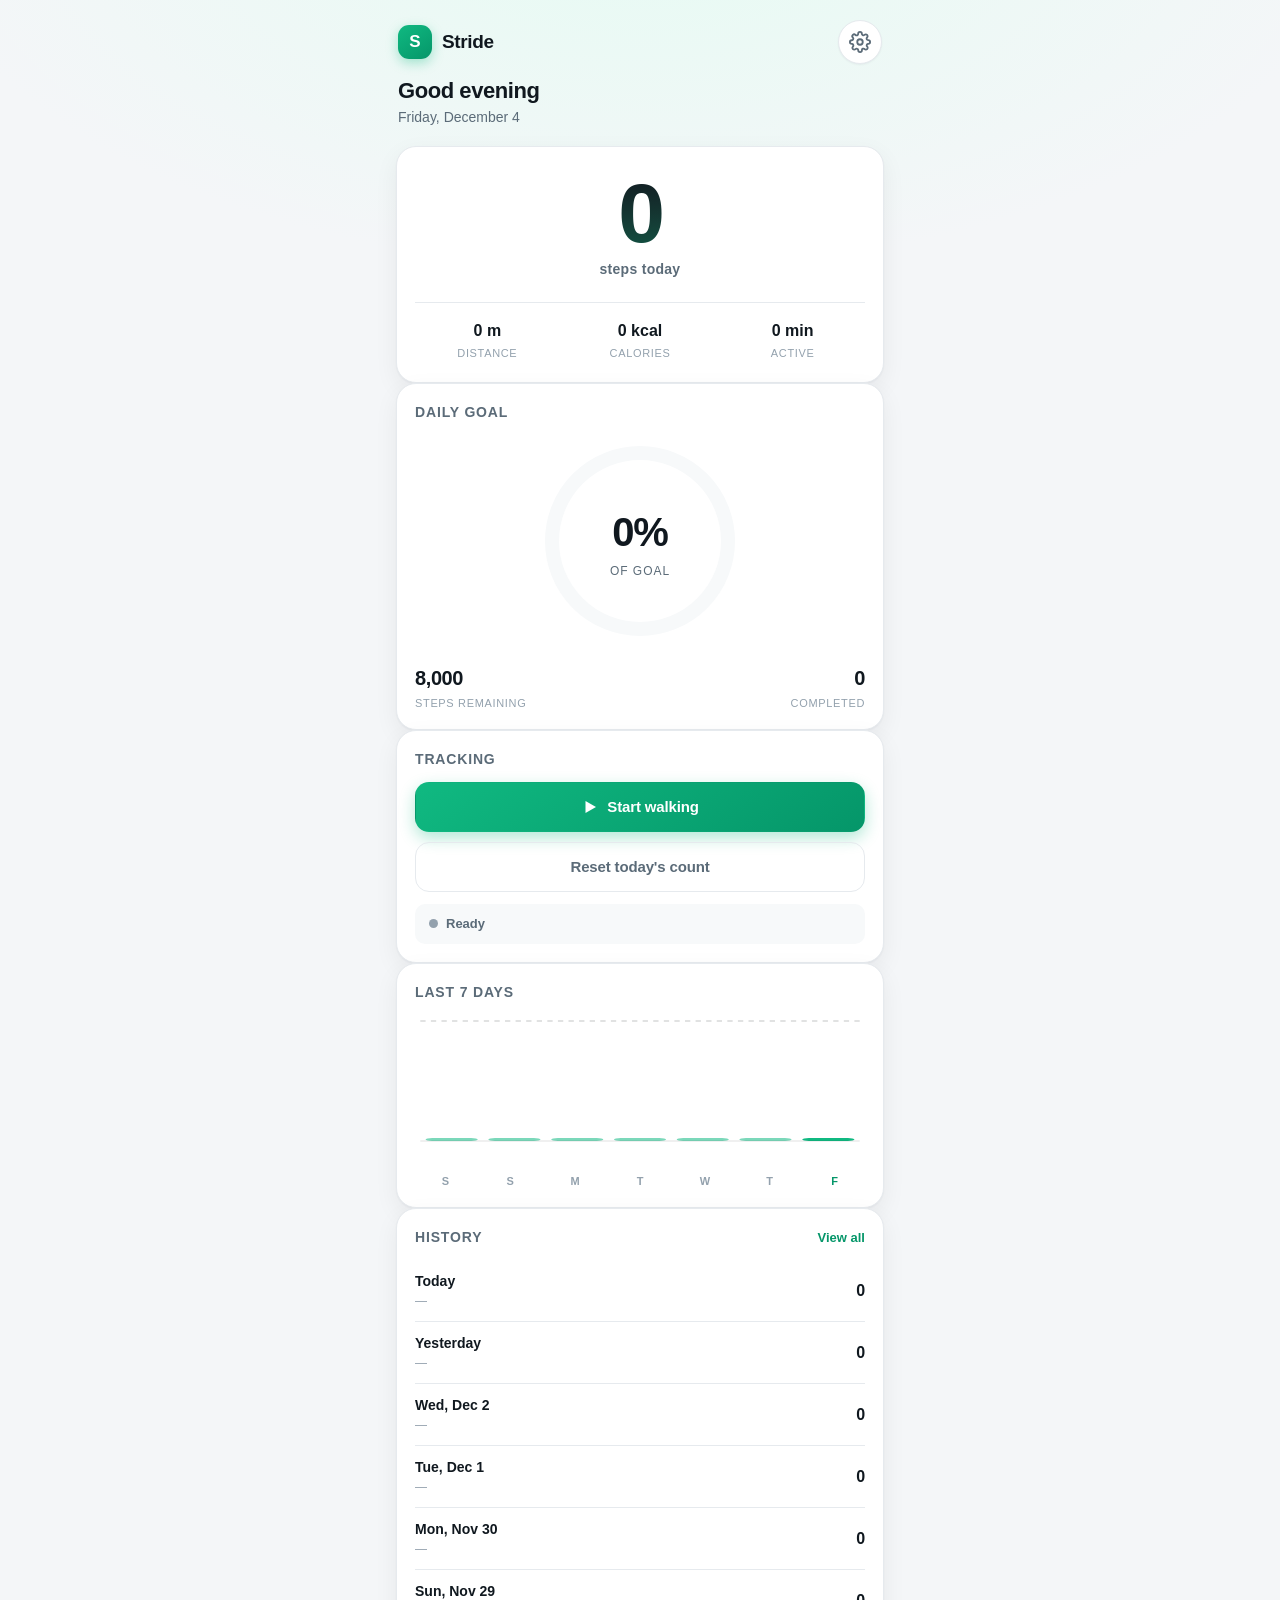
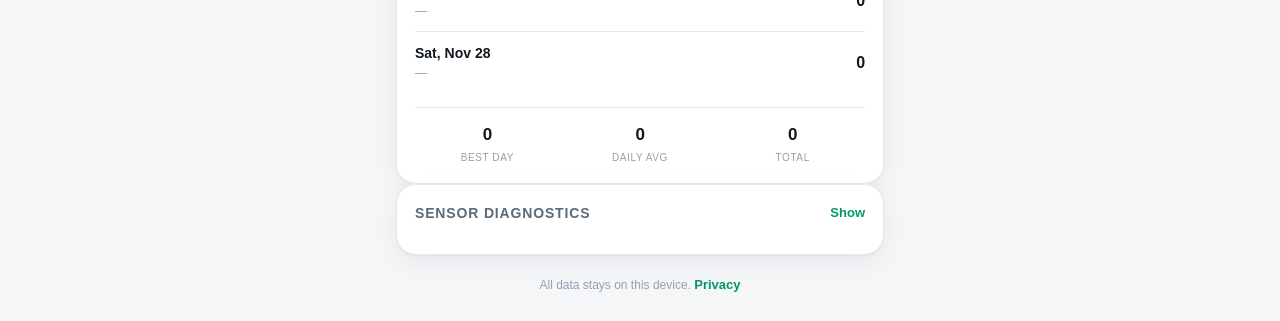
<file: index.html>
<!DOCTYPE html>
<html lang="en">
<head>
    <meta charset="UTF-8">
    <meta name="viewport" content="width=device-width, initial-scale=1.0, viewport-fit=cover, maximum-scale=1.0, user-scalable=no">
    <meta name="description" content="Stride — a free, private, offline step counter that works in your browser.">
    <meta name="theme-color" content="#10b981">
    <meta name="apple-mobile-web-app-capable" content="yes">
    <meta name="mobile-web-app-capable" content="yes">
    <meta name="apple-mobile-web-app-status-bar-style" content="black-translucent">
    <meta name="apple-mobile-web-app-title" content="Stride">
    <title>Stride — Step Counter</title>
    <link rel="manifest" href="manifest.json">
    <link rel="icon" type="image/svg+xml" href="icon.svg">
    <link rel="apple-touch-icon" href="icon.svg">
    <link rel="stylesheet" href="styles.css">
</head>
<body>
    <noscript>
        <div style="max-width:520px;margin:40px auto;padding:24px;background:#141c23;color:#f1f5f8;
                    border-radius:16px;font-family:-apple-system,BlinkMacSystemFont,'Segoe UI',Roboto,sans-serif">
            <h1 style="font-size:20px;margin:0 0 8px">Stride needs JavaScript</h1>
            <p style="color:#9fb0bd;margin:0">The step counter reads your phone's motion sensor and saves
            your history in this browser, both of which need JavaScript. Please enable it and reload.</p>
        </div>
    </noscript>
    <div class="app">
        <header class="header">
            <div class="header-top">
                <div class="brand">
                    <span class="brand-mark" aria-hidden="true">S</span>
                    <span class="brand-name">Stride</span>
                </div>
                <button class="btn-icon" id="settingsBtn" aria-label="Open settings" aria-haspopup="dialog">
                    <svg width="22" height="22" viewBox="0 0 24 24" fill="none" stroke="currentColor" stroke-width="2" stroke-linecap="round" stroke-linejoin="round" aria-hidden="true">
                        <circle cx="12" cy="12" r="3"></circle>
                        <path d="M19.4 15a1.65 1.65 0 0 0 .33 1.82l.06.06a2 2 0 1 1-2.83 2.83l-.06-.06a1.65 1.65 0 0 0-1.82-.33 1.65 1.65 0 0 0-1 1.51V21a2 2 0 0 1-4 0v-.09A1.65 1.65 0 0 0 9 19.4a1.65 1.65 0 0 0-1.82.33l-.06.06a2 2 0 1 1-2.83-2.83l.06-.06a1.65 1.65 0 0 0 .33-1.82 1.65 1.65 0 0 0-1.51-1H3a2 2 0 0 1 0-4h.09A1.65 1.65 0 0 0 4.6 9a1.65 1.65 0 0 0-.33-1.82l-.06-.06a2 2 0 1 1 2.83-2.83l.06.06a1.65 1.65 0 0 0 1.82.33H9a1.65 1.65 0 0 0 1-1.51V3a2 2 0 0 1 4 0v.09a1.65 1.65 0 0 0 1 1.51 1.65 1.65 0 0 0 1.82-.33l.06-.06a2 2 0 1 1 2.83 2.83l-.06.06a1.65 1.65 0 0 0-.33 1.82V9a1.65 1.65 0 0 0 1.51 1H21a2 2 0 0 1 0 4h-.09a1.65 1.65 0 0 0-1.51 1z"></path>
                    </svg>
                </button>
            </div>
            <div class="greeting">
                <p class="greeting-text" id="greetingText">Hello</p>
                <p class="greeting-date" id="greetingDate"></p>
            </div>
        </header>

        <main class="main">
            <!-- Today's steps -->
            <section class="card step-card" aria-labelledby="todayLabel">
                <h2 class="sr-only" id="todayLabel">Today's steps</h2>
                <div class="step-hero">
                    <div class="step-value" id="stepCount">0</div>
                    <div class="step-unit">steps today</div>
                </div>
                <div class="step-meta">
                    <div class="meta-item">
                        <span class="meta-value" id="distanceValue">0.00 km</span>
                        <span class="meta-label">Distance</span>
                    </div>
                    <div class="meta-item">
                        <span class="meta-value" id="caloriesValue">0 kcal</span>
                        <span class="meta-label">Calories</span>
                    </div>
                    <div class="meta-item">
                        <span class="meta-value" id="activeValue">0 min</span>
                        <span class="meta-label">Active</span>
                    </div>
                </div>
            </section>

            <!-- Goal ring -->
            <section class="card goal-card" aria-labelledby="goalLabel">
                <h2 class="card-title" id="goalLabel">Daily goal</h2>
                <div class="ring-wrap">
                    <svg class="ring" viewBox="0 0 200 200" role="img" aria-label="Daily goal progress">
                        <circle class="ring-track" cx="100" cy="100" r="88"></circle>
                        <circle class="ring-fill" id="ringFill" cx="100" cy="100" r="88"></circle>
                    </svg>
                    <div class="ring-center">
                        <div class="ring-percent" id="goalPercent">0%</div>
                        <div class="ring-sub" id="goalSub">of goal</div>
                    </div>
                </div>
                <div class="goal-footer">
                    <div>
                        <div class="goal-num" id="stepsRemaining">8,000</div>
                        <div class="goal-cap">steps remaining</div>
                    </div>
                    <div class="goal-right">
                        <div class="goal-num" id="stepsDoneShort">0</div>
                        <div class="goal-cap">completed</div>
                    </div>
                </div>
                <div class="celebrate" id="celebrate" aria-live="polite" hidden>Goal reached! 🎉</div>
            </section>

            <!-- Controls -->
            <section class="card controls-card" aria-labelledby="ctrlLabel">
                <h2 class="card-title" id="ctrlLabel">Tracking</h2>
                <div class="controls">
                    <button class="btn btn-primary btn-wide" id="startBtn">
                        <svg width="18" height="18" viewBox="0 0 24 24" fill="currentColor" aria-hidden="true"><polygon points="6 4 20 12 6 20"></polygon></svg>
                        <span>Start walking</span>
                    </button>
                    <div class="control-row" id="activeControls" hidden>
                        <button class="btn btn-secondary" id="pauseBtn">
                            <svg width="18" height="18" viewBox="0 0 24 24" fill="currentColor" aria-hidden="true"><rect x="6" y="4" width="4" height="16"></rect><rect x="14" y="4" width="4" height="16"></rect></svg>
                            <span>Pause</span>
                        </button>
                        <button class="btn btn-secondary" id="resumeBtn" hidden>
                            <svg width="18" height="18" viewBox="0 0 24 24" fill="currentColor" aria-hidden="true"><polygon points="6 4 20 12 6 20"></polygon></svg>
                            <span>Resume</span>
                        </button>
                        <button class="btn btn-danger" id="stopBtn">
                            <svg width="18" height="18" viewBox="0 0 24 24" fill="currentColor" aria-hidden="true"><rect x="6" y="6" width="12" height="12" rx="2"></rect></svg>
                            <span>Stop</span>
                        </button>
                    </div>
                    <button class="btn btn-ghost btn-wide" id="resetBtn">Reset today's count</button>
                </div>
                <div class="status" id="status">
                    <span class="status-dot" id="statusDot"></span>
                    <span class="status-text" id="statusText">Ready</span>
                </div>
                <div class="permission-banner" id="permissionBanner" hidden>
                    <p id="permissionText"></p>
                    <button class="btn btn-primary btn-small" id="permBtn">Enable motion</button>
                </div>
            </section>

            <!-- Weekly chart -->
            <section class="card chart-card" aria-labelledby="weekLabel">
                <h2 class="card-title" id="weekLabel">Last 7 days</h2>
                <div class="chart-wrap">
                    <svg class="chart" id="weeklyChart" viewBox="0 0 340 150" preserveAspectRatio="none" role="img" aria-label="Weekly step chart"></svg>
                </div>
                <div class="chart-labels" id="chartLabels"></div>
            </section>

            <!-- History -->
            <section class="card history-card" aria-labelledby="histLabel">
                <div class="card-head">
                    <h2 class="card-title" id="histLabel">History</h2>
                    <button class="btn-link" id="viewAllBtn">View all</button>
                </div>
                <div class="history-list" id="historyList"></div>
                <div class="history-stats" id="historyStats"></div>
            </section>

            <!-- Diagnostics -->
            <section class="card diag-card" aria-labelledby="diagLabel">
                <div class="card-head">
                    <h2 class="card-title" id="diagLabel">Sensor diagnostics</h2>
                    <button class="btn-link" id="diagToggle">Show</button>
                </div>
                <div class="diag-body" id="diagBody" hidden>
                    <div class="diag-row"><span>DeviceMotionEvent</span><span class="diag-val" id="diagSupport">—</span></div>
                    <div class="diag-row"><span>Secure context (HTTPS)</span><span class="diag-val" id="diagSecure">—</span></div>
                    <div class="diag-row"><span>Permission</span><span class="diag-val" id="diagPerm">—</span></div>
                    <div class="diag-row"><span>Events received</span><span class="diag-val" id="diagEvents">0</span></div>
                    <div class="diag-row"><span>Event rate</span><span class="diag-val" id="diagRate">0 Hz</span></div>
                    <div class="diag-row"><span>Live acceleration</span><span class="diag-val" id="diagAccel">0.00 g</span></div>
                    <div class="diag-row"><span>Detected peaks</span><span class="diag-val" id="diagPeaks">0</span></div>
                </div>
            </section>
        </main>

        <footer class="footer">
            <p>All data stays on this device. <button class="btn-link" id="privacyBtn">Privacy</button></p>
        </footer>
    </div>

    <!-- Settings modal -->
    <div class="modal-overlay" id="settingsModal" hidden>
        <div class="modal" role="dialog" aria-modal="true" aria-labelledby="settingsTitle">
            <div class="modal-head">
                <h2 id="settingsTitle">Settings</h2>
                <button class="btn-icon" id="closeSettings" aria-label="Close settings">
                    <svg width="20" height="20" viewBox="0 0 24 24" fill="none" stroke="currentColor" stroke-width="2" aria-hidden="true"><line x1="18" y1="6" x2="6" y2="18"></line><line x1="6" y1="6" x2="18" y2="18"></line></svg>
                </button>
            </div>
            <div class="modal-body">
                <div class="field-group">
                    <h3 class="group-title">Daily goal</h3>
                    <label class="field">
                        <span class="field-label">Steps per day</span>
                        <input type="number" id="goalInput" min="100" max="200000" step="100" inputmode="numeric">
                    </label>
                </div>
                <div class="field-group">
                    <h3 class="group-title">Distance</h3>
                    <label class="field">
                        <span class="field-label">Stride length (cm)</span>
                        <input type="number" id="strideInput" min="30" max="150" step="1" inputmode="decimal">
                    </label>
                    <p class="field-hint">Average adult stride is about 75 cm. Measuring your own gives better distance accuracy.</p>
                    <label class="field">
                        <span class="field-label">Body weight (kg)</span>
                        <input type="number" id="weightInput" min="30" max="250" step="1" inputmode="decimal">
                    </label>
                    <p class="field-hint">Used only to estimate calories, on this device.</p>
                    <div class="field-row">
                        <span class="field-label">Units</span>
                        <div class="segmented" role="group" aria-label="Distance units">
                            <button class="seg" id="unitKm" data-units="km">km</button>
                            <button class="seg" id="unitMi" data-units="mi">miles</button>
                        </div>
                    </div>
                </div>
                <div class="field-group">
                    <h3 class="group-title">Appearance</h3>
                    <div class="field-row">
                        <span class="field-label">Theme</span>
                        <div class="segmented" role="group" aria-label="Theme">
                            <button class="seg" id="themeLight" data-theme="light">Light</button>
                            <button class="seg" id="themeDark" data-theme="dark">Dark</button>
                            <button class="seg" id="themeAuto" data-theme="auto">Auto</button>
                        </div>
                    </div>
                </div>
                <div class="field-group">
                    <h3 class="group-title">Step detection</h3>
                    <label class="field">
                        <span class="field-label">Sensitivity: <span id="sensLabel">Medium</span></span>
                        <input type="range" id="sensInput" min="1" max="10" step="1">
                    </label>
                    <p class="field-hint">Higher sensitivity counts gentler movements; lower sensitivity reduces false steps from shaking or bumps. Medium suits most phones.</p>
                </div>
                <div class="field-group">
                    <h3 class="group-title">Data</h3>
                    <div class="btn-stack">
                        <button class="btn btn-secondary" id="exportBtn">Export history as CSV</button>
                        <button class="btn btn-danger" id="resetDataBtn">Erase all data</button>
                    </div>
                </div>
                <div class="field-group">
                    <h3 class="group-title">Privacy</h3>
                    <p class="field-hint">Stride stores everything in your browser's localStorage on this device. No account, no server, no trackers, no ads. Clearing site data, private browsing, or switching devices will lose your history. There is no cloud sync.</p>
                </div>
            </div>
        </div>
    </div>

    <!-- History modal -->
    <div class="modal-overlay" id="historyModal" hidden>
        <div class="modal modal-tall" role="dialog" aria-modal="true" aria-labelledby="historyTitle">
            <div class="modal-head">
                <h2 id="historyTitle">All history</h2>
                <button class="btn-icon" id="closeHistory" aria-label="Close history">
                    <svg width="20" height="20" viewBox="0 0 24 24" fill="none" stroke="currentColor" stroke-width="2" aria-hidden="true"><line x1="18" y1="6" x2="6" y2="18"></line><line x1="6" y1="6" x2="18" y2="18"></line></svg>
                </button>
            </div>
            <div class="modal-body">
                <div class="stats-grid" id="allStats"></div>
                <div class="date-picker-row">
                    <label class="field">
                        <span class="field-label">Look up a date</span>
                        <input type="date" id="dateLookup">
                    </label>
                    <div class="lookup-result" id="lookupResult"></div>
                </div>
                <div class="table-scroll">
                    <table class="table">
                        <thead><tr><th>Date</th><th>Steps</th><th>Distance</th><th>Goal</th></tr></thead>
                        <tbody id="historyTbody"></tbody>
                    </table>
                </div>
            </div>
        </div>
    </div>

    <!-- Session summary modal -->
    <div class="modal-overlay" id="sessionModal" hidden>
        <div class="modal" role="dialog" aria-modal="true" aria-labelledby="sessionTitle">
            <div class="modal-head">
                <h2 id="sessionTitle">Session summary</h2>
                <button class="btn-icon" id="closeSession" aria-label="Close summary">
                    <svg width="20" height="20" viewBox="0 0 24 24" fill="none" stroke="currentColor" stroke-width="2" aria-hidden="true"><line x1="18" y1="6" x2="6" y2="18"></line><line x1="6" y1="6" x2="18" y2="18"></line></svg>
                </button>
            </div>
            <div class="modal-body">
                <div class="stats-grid" id="sessionStats"></div>
                <button class="btn btn-primary btn-wide" id="sessionDone">Done</button>
            </div>
        </div>
    </div>

    <!-- Confirm modal -->
    <div class="modal-overlay" id="confirmModal" hidden>
        <div class="modal modal-small" role="dialog" aria-modal="true" aria-labelledby="confirmTitle">
            <div class="modal-head"><h2 id="confirmTitle">Are you sure?</h2></div>
            <div class="modal-body">
                <p id="confirmMessage"></p>
                <div class="confirm-actions">
                    <button class="btn btn-secondary" id="confirmCancel">Cancel</button>
                    <button class="btn btn-danger" id="confirmOk">Confirm</button>
                </div>
            </div>
        </div>
    </div>

    <div class="toast-wrap" id="toastWrap" aria-live="polite"></div>

    <script src="app.js"></script>
    <script>
        // Register the service worker so the app opens offline.
        // Step data lives in localStorage and is never touched by the cache.
        if ('serviceWorker' in navigator && location.protocol.startsWith('http')) {
            window.addEventListener('load', function () {
                navigator.serviceWorker.register('service-worker.js').catch(function (err) {
                    console.warn('Stride: service worker not registered (offline mode unavailable).', err);
                });
            });
        }
    </script>
</body>
</html>
</file>
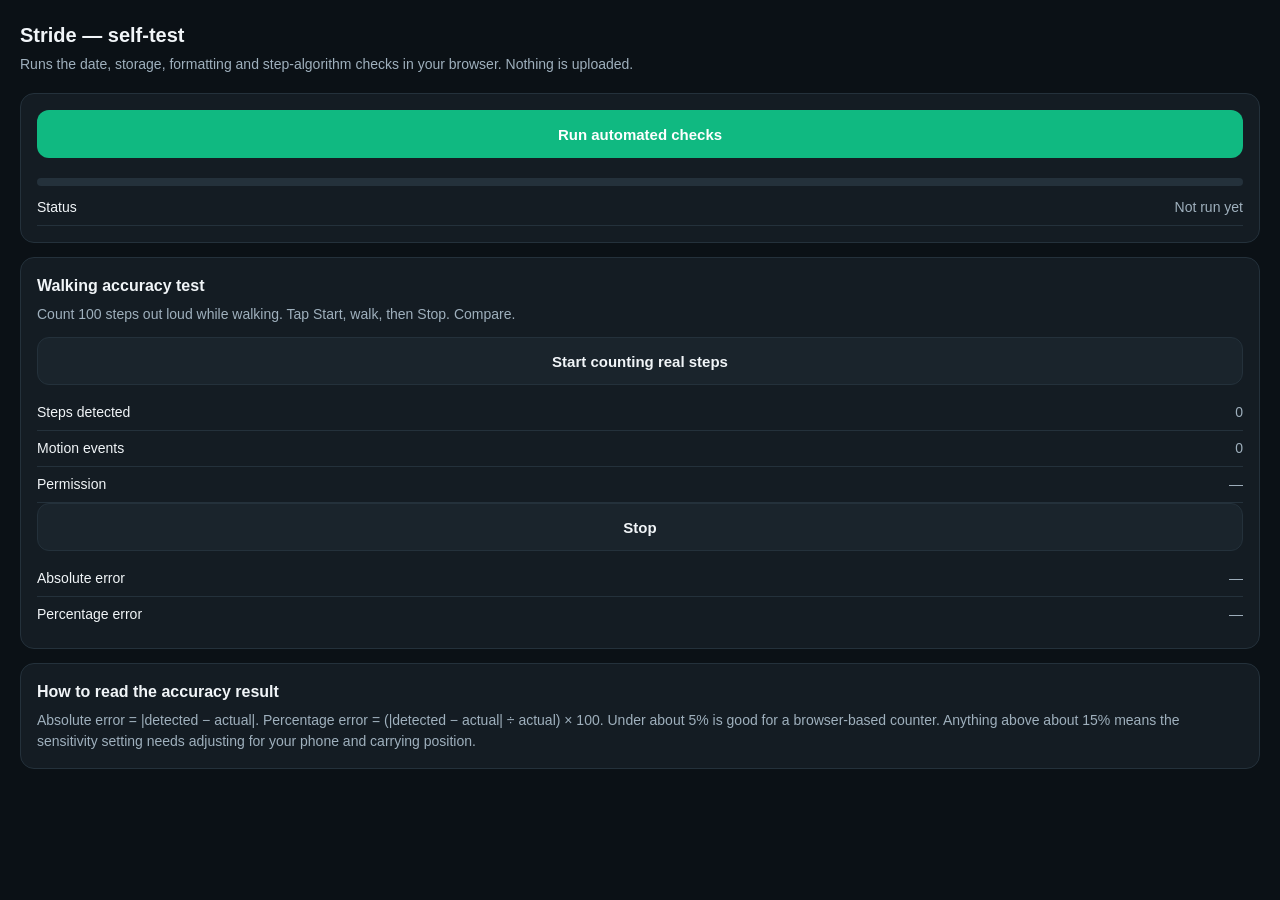
<file: tests.html>
<!DOCTYPE html>
<html lang="en">
<head>
<meta charset="UTF-8">
<meta name="viewport" content="width=device-width, initial-scale=1.0">
<title>Stride — Self-test</title>
<style>
  body { font-family: -apple-system, BlinkMacSystemFont, "Segoe UI", Roboto, sans-serif;
         margin: 0; padding: 20px; background: #0b1116; color: #f1f5f8; line-height: 1.5; }
  h1 { font-size: 20px; margin: 0 0 4px; }
  p.sub { color: #9fb0bd; font-size: 14px; margin: 0 0 18px; }
  .card { background: #141c23; border: 1px solid #24313b; border-radius: 14px; padding: 16px; margin-bottom: 14px; }
  .pass { color: #34d399; font-weight: 700; }
  .fail { color: #f87171; font-weight: 700; }
  .row { display: flex; justify-content: space-between; gap: 12px; padding: 7px 0;
         border-bottom: 1px solid #24313b; font-size: 14px; font-variant-numeric: tabular-nums; }
  .row:last-child { border-bottom: none; }
  .row span:last-child { color: #9fb0bd; text-align: right; }
  pre { white-space: pre-wrap; font-size: 13px; margin: 0; }
  button { height: 48px; width: 100%; border-radius: 12px; border: none; font-size: 15px;
           font-weight: 650; background: #10b981; color: #fff; margin-bottom: 10px; }
  button.alt { background: #1a242c; color: #f1f5f8; border: 1px solid #24313b; }
  #bar { height: 8px; background: #24313b; border-radius: 4px; overflow: hidden; margin: 10px 0 4px; }
  #fill { height: 100%; width: 0; background: #10b981; transition: width .2s linear; }
  .warn { color: #fbbf24; }
</style>
</head>
<body>
  <h1>Stride — self-test</h1>
  <p class="sub">Runs the date, storage, formatting and step-algorithm checks in your browser. Nothing is uploaded.</p>

  <div class="card">
    <button id="run">Run automated checks</button>
    <div id="bar"><div id="fill"></div></div>
    <div id="summary" class="row"><span>Status</span><span>Not run yet</span></div>
    <pre id="results"></pre>
  </div>

  <div class="card">
    <strong>Walking accuracy test</strong>
    <p class="sub" style="margin:6px 0 12px">Count 100 steps out loud while walking. Tap Start, walk, then Stop. Compare.</p>
    <button id="walkStart" class="alt">Start counting real steps</button>
    <div class="row"><span>Steps detected</span><span id="live">0</span></div>
    <div class="row"><span>Motion events</span><span id="ev">0</span></div>
    <div class="row"><span>Permission</span><span id="perm">—</span></div>
    <button id="walkStop" class="alt">Stop</button>
    <div class="row"><span>Absolute error</span><span id="absErr">—</span></div>
    <div class="row"><span>Percentage error</span><span id="pctErr">—</span></div>
  </div>

  <div class="card">
    <strong>How to read the accuracy result</strong>
    <p class="sub" style="margin:6px 0 0">
      Absolute error = |detected − actual|. Percentage error = (|detected − actual| ÷ actual) × 100.
      Under about 5% is good for a browser-based counter. Anything above about 15% means the
      sensitivity setting needs adjusting for your phone and carrying position.
    </p>
  </div>

  <script src="app.js"></script>
  <script src="tests.js"></script>
</body>
</html>
</file>
<file: styles.css>
/* ==========================================================================
   Stride — Free Personal Step Counter
   styles.css — themes, layout, components
   ========================================================================== */

/* ---------- Design tokens ---------- */
:root {
    --accent: #10b981;
    --accent-strong: #059669;
    --accent-soft: rgba(16, 185, 129, 0.14);
    --danger: #ef4444;
    --danger-soft: rgba(239, 68, 68, 0.12);

    --bg: #f4f6f8;
    --bg-grad: radial-gradient(1200px 600px at 50% -10%, #e6fbf3 0%, transparent 60%);
    --surface: #ffffff;
    --surface-2: #f7f9fa;
    --border: #e6eaee;
    --text: #10181f;
    --text-soft: #5b6b78;
    --text-faint: #93a1ad;
    --shadow: 0 1px 2px rgba(16, 24, 32, .04), 0 8px 24px rgba(16, 24, 32, .06);
    --shadow-sm: 0 1px 2px rgba(16, 24, 32, .05);

    --radius: 20px;
    --radius-sm: 12px;
    --radius-xs: 10px;

    --font: -apple-system, BlinkMacSystemFont, "Segoe UI", Roboto, "Helvetica Neue", Arial, sans-serif;
    --font-num: ui-rounded, "SF Pro Rounded", -apple-system, "Segoe UI", Roboto, sans-serif;

    --safe-top: env(safe-area-inset-top, 0px);
    --safe-bottom: env(safe-area-inset-bottom, 0px);
}

html[data-theme="dark"] {
    --bg: #0b1116;
    --bg-grad: radial-gradient(1200px 600px at 50% -10%, #123027 0%, transparent 60%);
    --surface: #141c23;
    --surface-2: #1a242c;
    --border: #24313b;
    --text: #f1f5f8;
    --text-soft: #9fb0bd;
    --text-faint: #6c7d8a;
    --shadow: 0 1px 2px rgba(0, 0, 0, .3), 0 10px 30px rgba(0, 0, 0, .35);
    --shadow-sm: 0 1px 2px rgba(0, 0, 0, .3);
    --accent-soft: rgba(16, 185, 129, 0.18);
}

/* ---------- Reset ---------- */
* { box-sizing: border-box; margin: 0; padding: 0; }
html, body { height: 100%; }
body {
    font-family: var(--font);
    color: var(--text);
    background: var(--bg);
    background-image: var(--bg-grad);
    background-attachment: fixed;
    -webkit-font-smoothing: antialiased;
    text-rendering: optimizeLegibility;
    line-height: 1.5;
    overscroll-behavior-y: none;
}
button, input { font: inherit; color: inherit; }
button { cursor: pointer; background: none; border: none; }
svg { display: block; }

/* The `hidden` attribute must always win. Without this, any rule that sets an
   explicit `display` (e.g. `.modal-overlay { display: flex }`) overrides the
   browser's built-in `[hidden] { display: none }` — which silently leaves
   hidden modals and controls on screen. */
[hidden] { display: none !important; }

.sr-only {
    position: absolute; width: 1px; height: 1px; padding: 0; margin: -1px;
    overflow: hidden; clip: rect(0,0,0,0); white-space: nowrap; border: 0;
}

/* ---------- Shell ---------- */
.app {
    max-width: 520px;
    margin: 0 auto;
    padding: calc(16px + var(--safe-top)) 16px calc(24px + var(--safe-bottom));
    display: flex;
    flex-direction: column;
    gap: 14px;
}

/* ---------- Header ---------- */
.header { display: flex; flex-direction: column; gap: 10px; padding: 4px 2px; }
.header-top { display: flex; align-items: center; justify-content: space-between; }
.brand { display: flex; align-items: center; gap: 10px; }
.brand-mark {
    width: 34px; height: 34px; border-radius: 11px;
    background: linear-gradient(145deg, var(--accent), var(--accent-strong));
    color: #fff; font-weight: 800; font-size: 17px;
    display: grid; place-items: center;
    box-shadow: 0 4px 12px rgba(16,185,129,.35);
}
.brand-name { font-size: 19px; font-weight: 700; letter-spacing: -0.02em; }
.btn-icon {
    width: 44px; height: 44px; border-radius: 50%;
    display: grid; place-items: center;
    color: var(--text-soft);
    background: var(--surface);
    border: 1px solid var(--border);
    box-shadow: var(--shadow-sm);
    transition: transform .15s ease, color .15s ease;
}
.btn-icon:active { transform: scale(.92); }

.greeting-text { font-size: 22px; font-weight: 700; letter-spacing: -0.02em; }
.greeting-date { font-size: 14px; color: var(--text-soft); }

/* ---------- Cards ---------- */
.card {
    background: var(--surface);
    border: 1px solid var(--border);
    border-radius: var(--radius);
    box-shadow: var(--shadow);
    padding: 18px;
}
.card-title { font-size: 14px; font-weight: 700; text-transform: uppercase; letter-spacing: .06em; color: var(--text-soft); }
.card-head { display: flex; align-items: center; justify-content: space-between; margin-bottom: 12px; }
.card-title + .card-head { margin-bottom: 0; }

/* ---------- Step hero ---------- */
.step-card { text-align: center; padding: 24px 18px 20px; }
.step-hero { display: flex; flex-direction: column; align-items: center; }
.step-value {
    font-family: var(--font-num);
    font-size: clamp(56px, 20vw, 84px);
    font-weight: 800;
    line-height: 1;
    letter-spacing: -0.04em;
    font-variant-numeric: tabular-nums;
    background: linear-gradient(180deg, var(--text), color-mix(in srgb, var(--text) 62%, var(--accent)));
    -webkit-background-clip: text; background-clip: text; -webkit-text-fill-color: transparent;
}
.step-unit { margin-top: 4px; font-size: 14px; font-weight: 600; color: var(--text-soft); letter-spacing: .02em; }
.step-meta {
    display: grid; grid-template-columns: repeat(3, 1fr);
    gap: 8px; margin-top: 22px; padding-top: 16px;
    border-top: 1px solid var(--border);
}
.meta-item { display: flex; flex-direction: column; gap: 2px; }
.meta-value { font-size: 16px; font-weight: 700; font-variant-numeric: tabular-nums; }
.meta-label { font-size: 11px; text-transform: uppercase; letter-spacing: .06em; color: var(--text-faint); }

/* ---------- Goal ring ---------- */
.goal-card { display: flex; flex-direction: column; gap: 14px; }
.ring-wrap { position: relative; display: grid; place-items: center; padding: 4px 0; }
.ring { width: 200px; height: 200px; transform: rotate(-90deg); }
.ring-track { fill: none; stroke: var(--surface-2); stroke-width: 14; }
html[data-theme="dark"] .ring-track { stroke: var(--border); }
.ring-fill {
    fill: none; stroke: var(--accent); stroke-width: 14; stroke-linecap: round;
    stroke-dasharray: 552.9; stroke-dashoffset: 552.9;
    transition: stroke-dashoffset .5s cubic-bezier(.4,0,.2,1), stroke .3s ease;
    filter: drop-shadow(0 3px 8px rgba(16,185,129,.35));
}
.ring-center { position: absolute; text-align: center; }
.ring-percent { font-family: var(--font-num); font-size: 40px; font-weight: 800; letter-spacing: -0.03em; font-variant-numeric: tabular-nums; }
.ring-sub { font-size: 12px; color: var(--text-soft); text-transform: uppercase; letter-spacing: .08em; }
.goal-footer { display: flex; justify-content: space-between; align-items: flex-end; padding-top: 4px; }
.goal-right { text-align: right; }
.goal-num { font-size: 20px; font-weight: 800; font-variant-numeric: tabular-nums; letter-spacing: -0.02em; }
.goal-cap { font-size: 11px; text-transform: uppercase; letter-spacing: .06em; color: var(--text-faint); margin-top: 2px; }

.celebrate {
    text-align: center; font-weight: 700; color: var(--accent-strong);
    background: var(--accent-soft); border-radius: var(--radius-sm);
    padding: 8px; animation: pop .5s cubic-bezier(.34,1.56,.64,1);
}
@keyframes pop { 0% { transform: scale(.85); opacity: 0; } 100% { transform: scale(1); opacity: 1; } }

/* ---------- Controls ---------- */
.controls-card { display: flex; flex-direction: column; gap: 12px; }
.controls { display: flex; flex-direction: column; gap: 10px; }
.control-row { display: grid; grid-template-columns: 1fr 1fr; gap: 10px; }

.btn {
    display: inline-flex; align-items: center; justify-content: center; gap: 8px;
    height: 50px; padding: 0 18px; border-radius: 14px;
    font-size: 15px; font-weight: 650; letter-spacing: -0.01em;
    transition: transform .12s ease, background .15s ease, opacity .15s ease, box-shadow .15s ease;
    -webkit-tap-highlight-color: transparent;
    border: 1px solid transparent;
}
.btn:active { transform: scale(.975); }
.btn:disabled { opacity: .45; cursor: not-allowed; }
.btn-wide { width: 100%; }
.btn-small { height: 44px; font-size: 14px; }

.btn-primary { background: linear-gradient(145deg, var(--accent), var(--accent-strong)); color: #fff; box-shadow: 0 6px 16px rgba(16,185,129,.32); }
.btn-secondary { background: var(--surface-2); color: var(--text); border-color: var(--border); }
html[data-theme="dark"] .btn-secondary { background: var(--surface-2); }
.btn-danger { background: var(--danger-soft); color: var(--danger); }
.btn-ghost { background: transparent; color: var(--text-soft); border-color: var(--border); }
.btn-link {
    color: var(--accent-strong); font-size: 13px; font-weight: 650;
    padding: 12px 8px; margin: -12px -8px;
    min-height: 44px; display: inline-flex; align-items: center;
}
.btn-stack { display: flex; flex-direction: column; gap: 10px; }

/* ---------- Status pill ---------- */
.status {
    display: flex; align-items: center; gap: 8px;
    font-size: 13px; font-weight: 600; color: var(--text-soft);
    padding: 10px 14px; background: var(--surface-2); border-radius: var(--radius-xs);
}
.status-dot { width: 9px; height: 9px; border-radius: 50%; background: var(--text-faint); flex: none; transition: background .2s ease; }
.status-dot.live { background: var(--accent); box-shadow: 0 0 0 0 var(--accent); animation: pulse 1.8s infinite; }
.status-dot.paused { background: #f59e0b; }
@keyframes pulse {
    0% { box-shadow: 0 0 0 0 rgba(16,185,129,.55); }
    70% { box-shadow: 0 0 0 9px rgba(16,185,129,0); }
    100% { box-shadow: 0 0 0 0 rgba(16,185,129,0); }
}

.permission-banner {
    background: var(--accent-soft); border-radius: var(--radius-xs);
    padding: 12px 14px; display: flex; flex-direction: column; gap: 10px;
}
.permission-banner p { font-size: 13px; color: var(--text); }

/* ---------- Chart ---------- */
.chart-card { display: flex; flex-direction: column; gap: 10px; }
.chart-wrap { width: 100%; }
.chart { width: 100%; height: 150px; overflow: visible; }
.chart-bar { fill: var(--accent); opacity: .55; transition: opacity .2s ease; }
.chart-bar.today { opacity: 1; }
.chart-bar.goal-met { fill: var(--accent-strong); }
.chart-labels { display: grid; grid-template-columns: repeat(7, 1fr); gap: 4px; }
.chart-label { text-align: center; font-size: 11px; color: var(--text-faint); font-weight: 600; }
.chart-label.today { color: var(--accent-strong); }
.chart-empty { text-align: center; color: var(--text-faint); font-size: 13px; padding: 40px 0; }

/* ---------- History list ---------- */
.history-card { display: flex; flex-direction: column; }
.history-list { display: flex; flex-direction: column; }
.history-row {
    display: flex; align-items: center; justify-content: space-between;
    padding: 11px 0; border-bottom: 1px solid var(--border);
}
.history-row:last-child { border-bottom: none; }
.hr-date { font-size: 14px; font-weight: 600; }
.hr-sub { font-size: 12px; color: var(--text-faint); }
.hr-steps { font-size: 16px; font-weight: 750; font-variant-numeric: tabular-nums; letter-spacing: -0.01em; }
.hr-steps.met { color: var(--accent-strong); }
.history-stats { display: grid; grid-template-columns: repeat(3, 1fr); gap: 8px; margin-top: 14px; padding-top: 14px; border-top: 1px solid var(--border); }
.stat-cell { text-align: center; }
.stat-num { font-size: 17px; font-weight: 750; font-variant-numeric: tabular-nums; letter-spacing: -0.02em; }
.stat-cap { font-size: 10px; text-transform: uppercase; letter-spacing: .06em; color: var(--text-faint); margin-top: 2px; }
.history-empty { text-align: center; color: var(--text-faint); font-size: 13px; padding: 22px 0; }

/* ---------- Diagnostics ---------- */
.diag-body { display: flex; flex-direction: column; gap: 2px; margin-top: 12px; }
.diag-row { display: flex; justify-content: space-between; padding: 9px 0; border-bottom: 1px solid var(--border); font-size: 13px; }
.diag-row:last-child { border-bottom: none; }
.diag-row span:first-child { color: var(--text-soft); }
.diag-val { font-weight: 650; font-variant-numeric: tabular-nums; }
.diag-val.ok { color: var(--accent-strong); }
.diag-val.bad { color: var(--danger); }

/* ---------- Footer ---------- */
.footer { text-align: center; font-size: 12px; color: var(--text-faint); padding: 6px 0 2px; }

/* ---------- Modals ---------- */
.modal-overlay {
    position: fixed; inset: 0; z-index: 100;
    background: rgba(8, 14, 20, .5);
    backdrop-filter: blur(6px);
    -webkit-backdrop-filter: blur(6px);
    display: flex; align-items: flex-end; justify-content: center;
    padding: 0;
    animation: fade .18s ease;
}
@keyframes fade { from { opacity: 0; } to { opacity: 1; } }
.modal {
    background: var(--surface);
    width: 100%; max-width: 520px;
    max-height: 88vh;
    border-radius: var(--radius) var(--radius) 0 0;
    display: flex; flex-direction: column;
    box-shadow: 0 -8px 40px rgba(0,0,0,.25);
    animation: slideUp .26s cubic-bezier(.2,.8,.2,1);
    padding-bottom: var(--safe-bottom);
}
@keyframes slideUp { from { transform: translateY(100%); } to { transform: translateY(0); } }
.modal-small { max-width: 400px; }
.modal-head {
    display: flex; align-items: center; justify-content: space-between;
    padding: 18px 18px 12px; border-bottom: 1px solid var(--border);
    position: sticky; top: 0; background: var(--surface); border-radius: var(--radius) var(--radius) 0 0;
}
.modal-head h2 { font-size: 18px; font-weight: 750; letter-spacing: -0.02em; }
.modal-body { padding: 18px; overflow-y: auto; -webkit-overflow-scrolling: touch; display: flex; flex-direction: column; gap: 20px; }

.field-group { display: flex; flex-direction: column; gap: 10px; }
.group-title { font-size: 12px; font-weight: 700; text-transform: uppercase; letter-spacing: .07em; color: var(--text-faint); }
.field { display: flex; flex-direction: column; gap: 6px; }
.field-label { font-size: 14px; font-weight: 600; }
.field-hint { font-size: 12px; color: var(--text-faint); line-height: 1.5; }
.field-row { display: flex; align-items: center; justify-content: space-between; gap: 12px; }

input[type="number"], input[type="date"] {
    height: 46px; padding: 0 14px; border-radius: var(--radius-xs);
    background: var(--surface-2); border: 1px solid var(--border);
    font-size: 15px; font-weight: 600; width: 100%;
    -webkit-appearance: none; appearance: none;
}
input[type="number"]:focus, input[type="date"]:focus { outline: 2px solid var(--accent); outline-offset: 1px; border-color: transparent; }
input[type="range"] { -webkit-appearance: none; appearance: none; width: 100%; height: 6px; border-radius: 3px; background: var(--surface-2); border: 1px solid var(--border); }
input[type="range"]::-webkit-slider-thumb {
    -webkit-appearance: none; width: 24px; height: 24px; border-radius: 50%;
    background: var(--accent); border: 3px solid var(--surface);
    box-shadow: 0 2px 6px rgba(0,0,0,.25); cursor: pointer;
}
input[type="range"]::-moz-range-thumb { width: 20px; height: 20px; border-radius: 50%; background: var(--accent); border: 3px solid var(--surface); cursor: pointer; }

.segmented { display: inline-flex; background: var(--surface-2); border: 1px solid var(--border); border-radius: var(--radius-xs); padding: 3px; gap: 2px; }
.seg { padding: 10px 14px; min-height: 44px; display: inline-flex; align-items: center; border-radius: 8px; font-size: 13px; font-weight: 650; color: var(--text-soft); transition: all .15s ease; }
.seg.active { background: var(--surface); color: var(--text); box-shadow: var(--shadow-sm); }
html[data-theme="dark"] .seg.active { background: var(--accent); color: #fff; }

.stats-grid { display: grid; grid-template-columns: repeat(2, 1fr); gap: 10px; }
.stat-box { background: var(--surface-2); border-radius: var(--radius-sm); padding: 14px; text-align: center; }
.stat-box .stat-num { font-size: 22px; }
.date-picker-row { display: flex; flex-direction: column; gap: 10px; }
.lookup-result { font-size: 14px; font-weight: 650; color: var(--accent-strong); }

.table-scroll { overflow-x: auto; -webkit-overflow-scrolling: touch; }
.table { width: 100%; border-collapse: collapse; font-size: 13px; }
.table th { text-align: left; font-size: 11px; text-transform: uppercase; letter-spacing: .06em; color: var(--text-faint); padding: 8px 6px; border-bottom: 1px solid var(--border); }
.table td { padding: 10px 6px; border-bottom: 1px solid var(--border); font-variant-numeric: tabular-nums; }
.table td:first-child { font-weight: 600; }
.table tr:last-child td { border-bottom: none; }
.table .met { color: var(--accent-strong); font-weight: 700; }

.confirm-actions { display: grid; grid-template-columns: 1fr 1fr; gap: 10px; margin-top: 8px; }

/* ---------- Toasts ---------- */
.toast-wrap { position: fixed; left: 0; right: 0; bottom: calc(20px + var(--safe-bottom)); z-index: 200; display: flex; flex-direction: column; align-items: center; gap: 8px; pointer-events: none; padding: 0 16px; }
.toast {
    background: var(--text); color: var(--surface);
    padding: 11px 18px; border-radius: 999px;
    font-size: 14px; font-weight: 600;
    box-shadow: 0 8px 24px rgba(0,0,0,.3);
    animation: toastIn .3s cubic-bezier(.2,.9,.3,1);
    max-width: 100%;
}
@keyframes toastIn { from { transform: translateY(20px); opacity: 0; } to { transform: translateY(0); opacity: 1; } }

/* ---------- Desktop ---------- */
@media (min-width: 640px) {
    .modal-overlay { align-items: center; }
    .modal { border-radius: var(--radius); max-height: 82vh; animation: fade .2s ease; }
    .modal-head { border-radius: var(--radius) var(--radius) 0 0; }
}

@media (prefers-reduced-motion: reduce) {
    * { animation: none !important; transition: none !important; }
}
</file>
